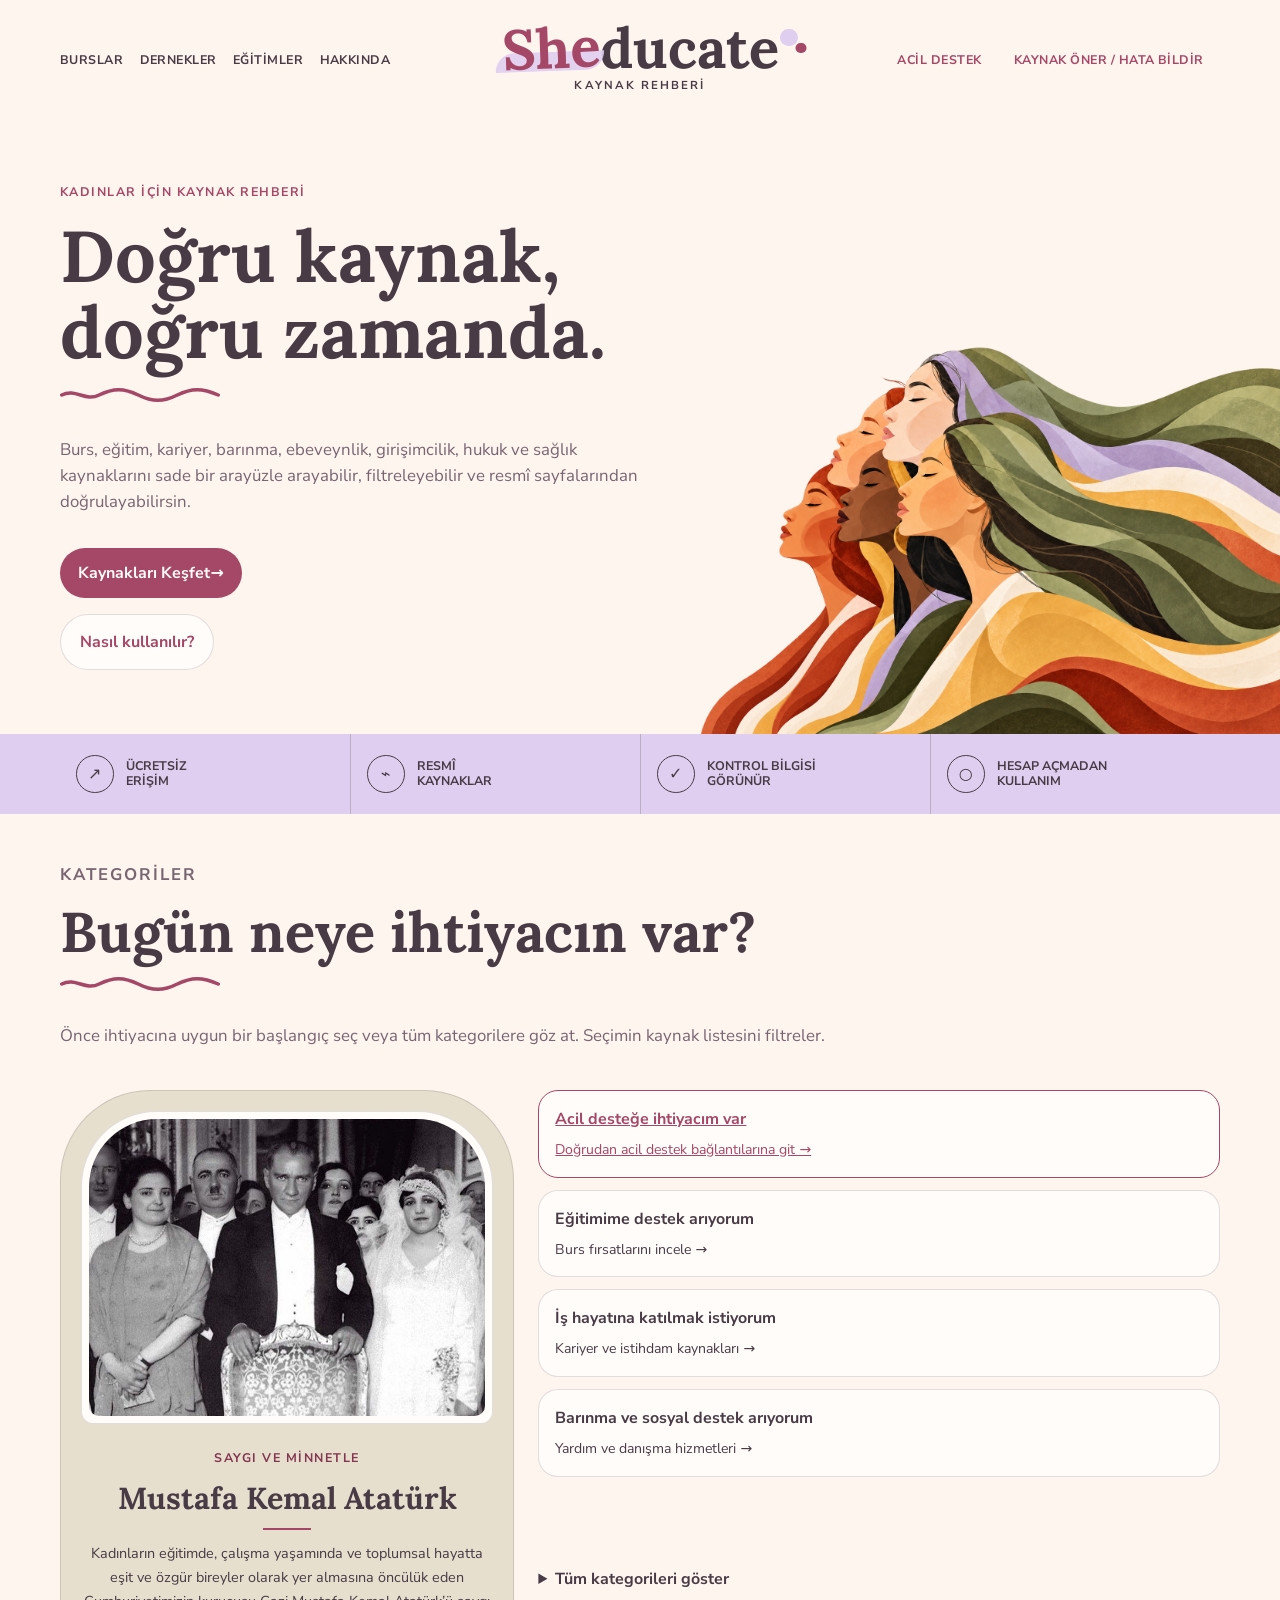
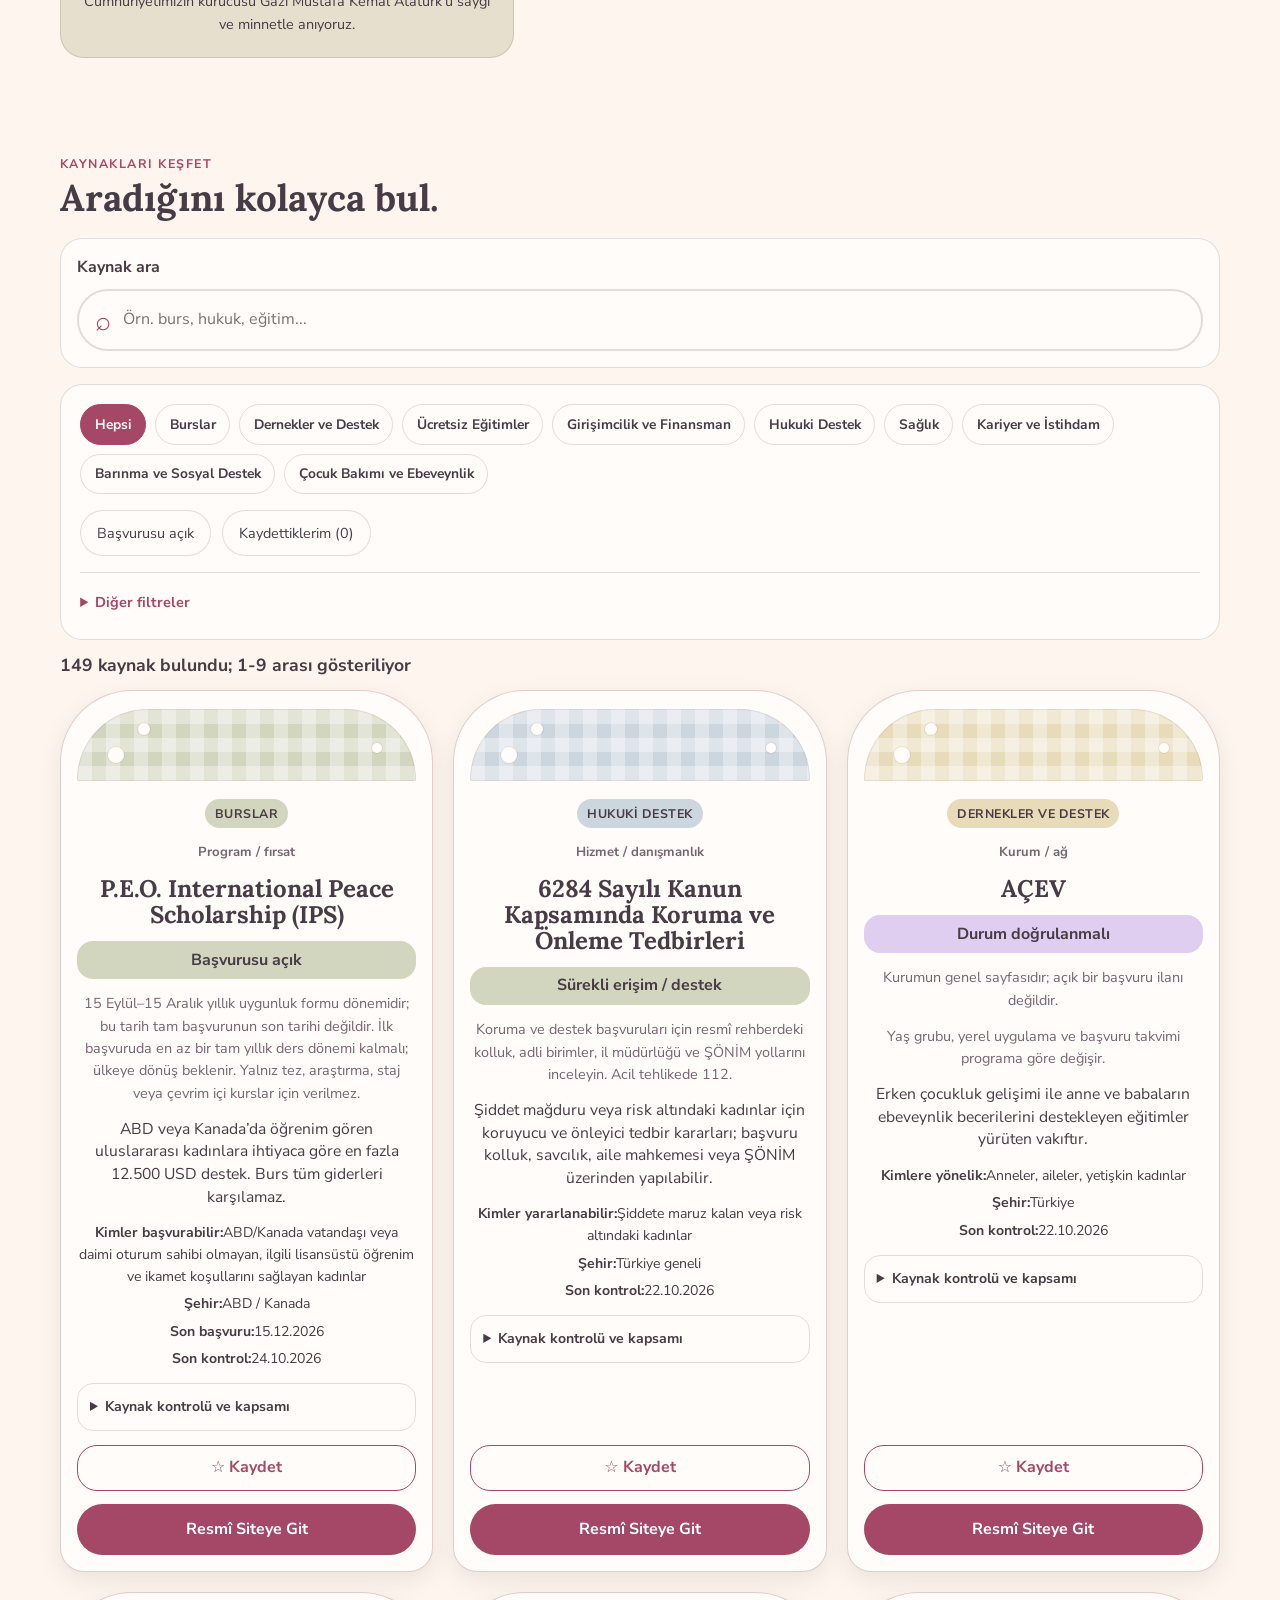
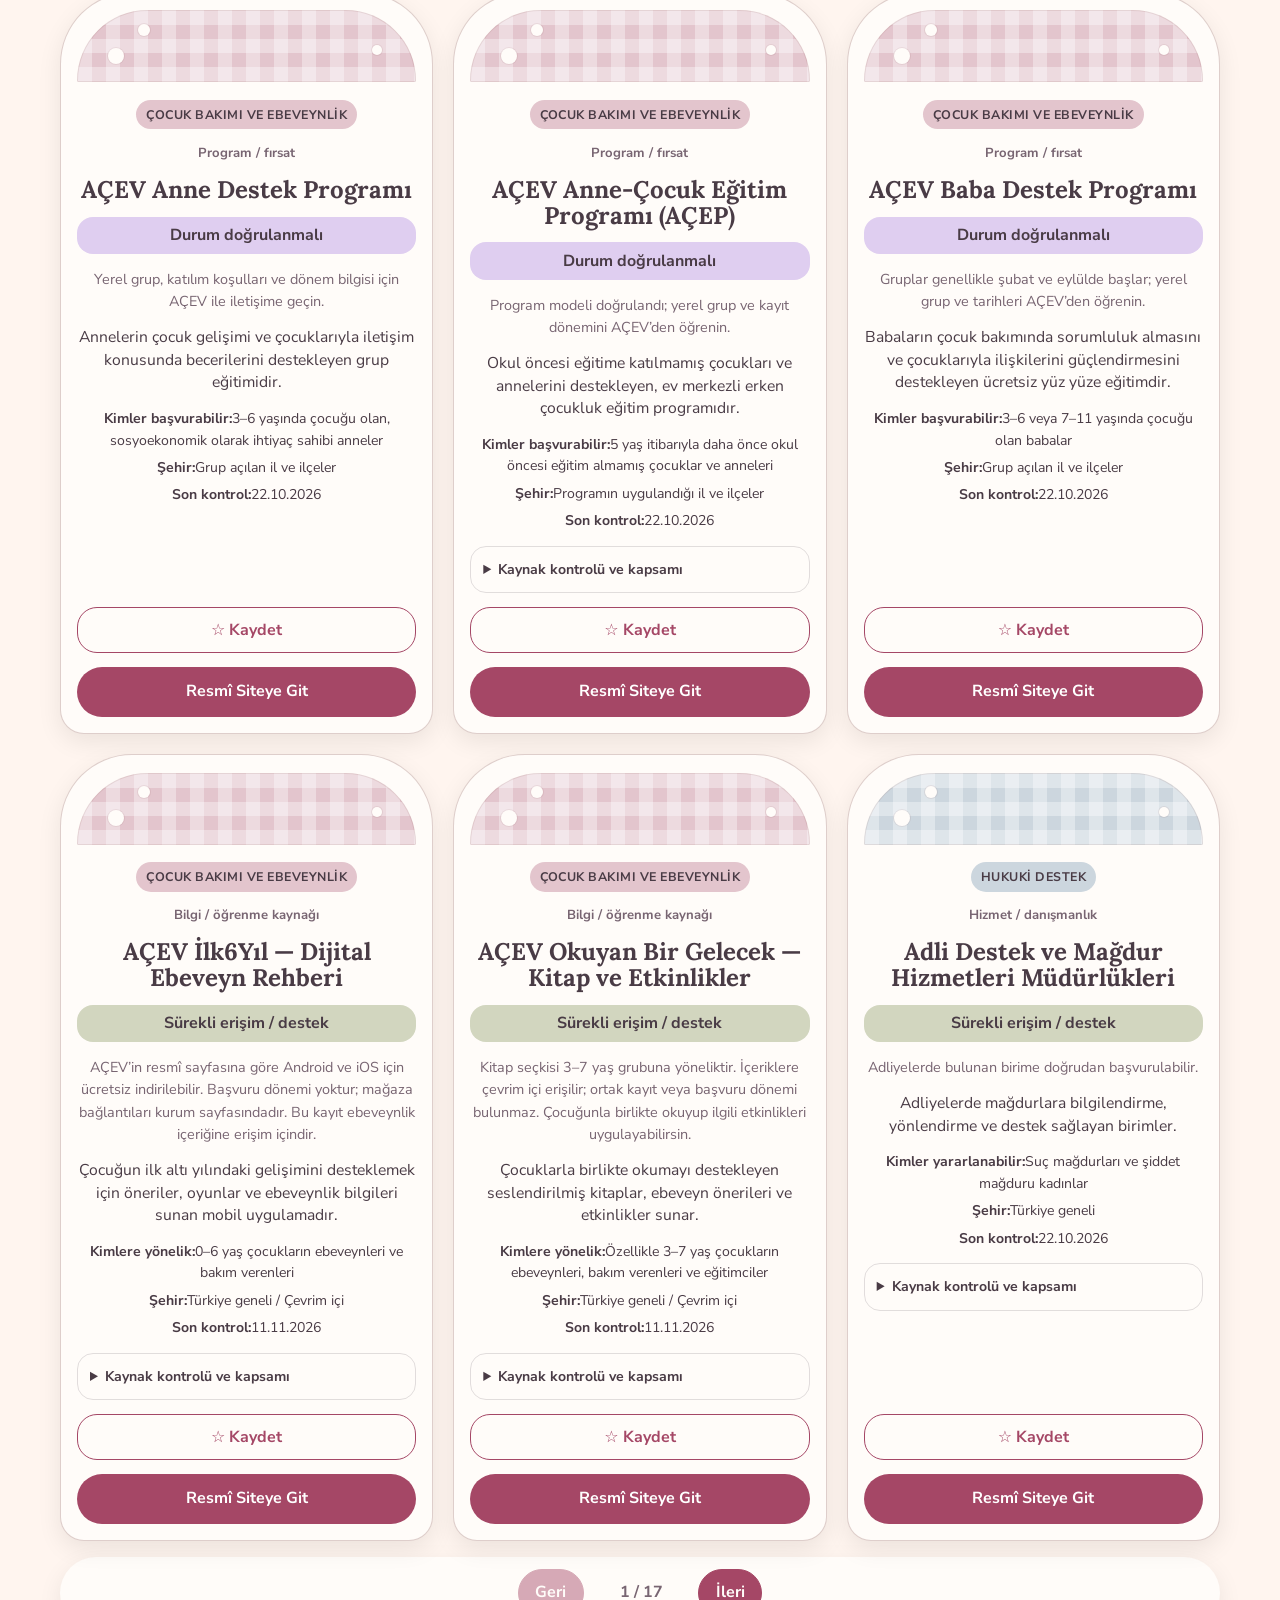
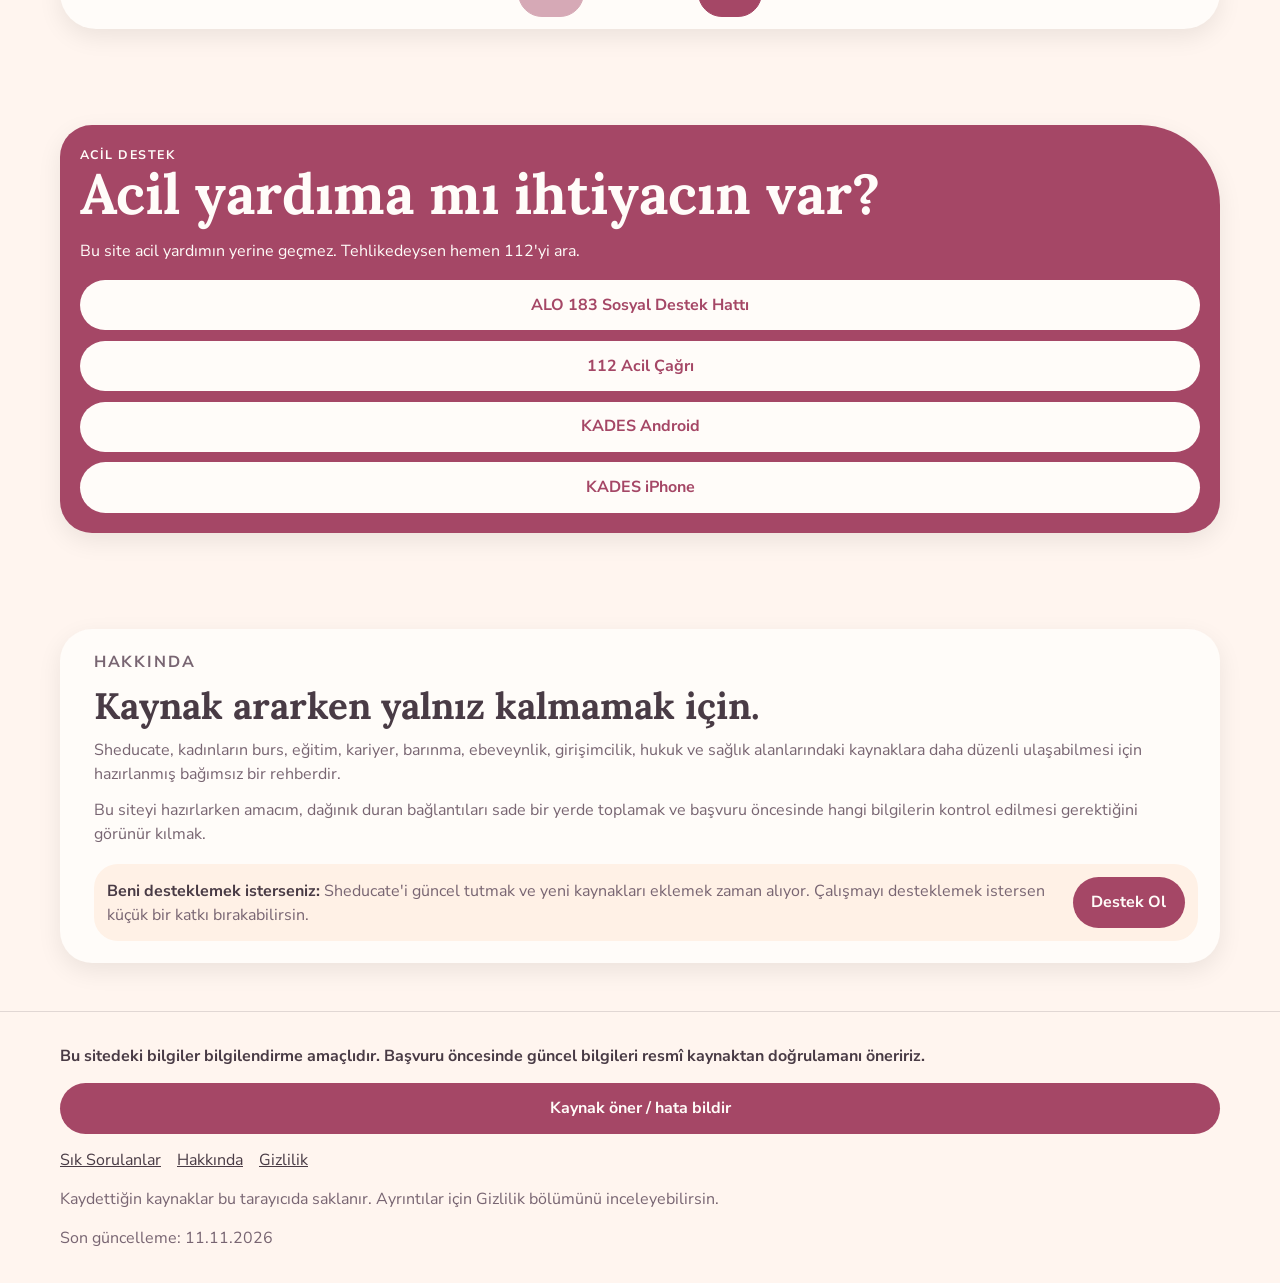
<file: index.html>
<!doctype html>
<html lang="tr">
<head>
  <meta charset="utf-8">
  <meta name="viewport" content="width=device-width, initial-scale=1">
  <meta name="color-scheme" content="light">
  <title>Sheducate | Kadınlar İçin Kaynak Rehberi</title>
  <meta name="description" content="Doğru kaynak, doğru zamanda. Türkiye’de kadınlara yönelik burs, eğitim, kariyer ve destek olanaklarını tek bir rehberde keşfet.">
  <link rel="canonical" href="https://diclecoban.github.io/ShEducate/">
  <meta property="og:type" content="website">
  <meta property="og:locale" content="tr_TR">
  <meta property="og:site_name" content="Sheducate">
  <meta property="og:title" content="Sheducate | Kadınlar İçin Kaynak Rehberi">
  <meta property="og:description" content="Doğru kaynak, doğru zamanda. Türkiye’de kadınlara yönelik burs, eğitim, kariyer ve destek olanaklarını tek bir rehberde keşfet.">
  <meta property="og:url" content="https://diclecoban.github.io/ShEducate/">
  <meta property="og:image" content="https://diclecoban.github.io/ShEducate/assets/social/sheducate-paylasim.jpg">
  <meta property="og:image:type" content="image/jpeg">
  <meta property="og:image:width" content="1200">
  <meta property="og:image:height" content="630">
  <meta property="og:image:alt" content="Pastel renkli kadın figürleri ve Sheducate: Doğru kaynak, doğru zamanda. Kadınlar için kaynak rehberi.">
  <meta name="twitter:card" content="summary_large_image">
  <meta name="twitter:title" content="Sheducate | Kadınlar İçin Kaynak Rehberi">
  <meta name="twitter:description" content="Doğru kaynak, doğru zamanda. Türkiye’de kadınlara yönelik burs, eğitim, kariyer ve destek olanaklarını tek bir rehberde keşfet.">
  <meta name="twitter:image" content="https://diclecoban.github.io/ShEducate/assets/social/sheducate-paylasim.jpg">
  <meta name="twitter:image:alt" content="Pastel renkli kadın figürleri ve Sheducate: Doğru kaynak, doğru zamanda. Kadınlar için kaynak rehberi.">
  <link rel="stylesheet" href="style.css?v=20261028-4">
</head>
<body id="sayfa-basi">
  <a class="skip-link" href="#icerik">İçeriğe geç</a>

  <dialog class="how-modal" id="nasil-kullanilir-modal" aria-labelledby="nasil-kullanilir-baslik" aria-describedby="nasil-kullanilir-aciklama">
    <section class="how-modal-card" aria-describedby="nasil-kullanilir-aciklama">
      <button class="how-modal-close" type="button" aria-label="Nasıl kullanılır penceresini kapat" data-how-close>×</button>
      <p class="eyebrow">Kullanım</p>
      <h2 id="nasil-kullanilir-baslik">Nasıl Kullanılır?</h2>
      <p id="nasil-kullanilir-aciklama">İhtiyacın olan kaynağa daha hızlı ulaşmak için kısa turu takip edebilirsin.</p>
      <div class="how-slider" aria-live="polite">
        <article class="how-slide is-active" data-how-slide>
          <div class="how-visual category-demo" aria-hidden="true">
            <div class="demo-browser"><span></span><span></span><span></span></div>
            <div class="demo-category-grid">
              <div>Burslar</div>
              <div class="is-pointed">Eğitimler</div>
              <div>Hukuki</div>
              <div>Sağlık</div>
            </div>
            <b class="tap-marker">Tıkla</b>
          </div>
          <div class="how-copy">
            <span class="how-count">1 / 3</span>
            <h3>Kategori seç</h3>
            <p>Burs, eğitim, kariyer, barınma, ebeveynlik, hukuk, sağlık veya destek alanlarından sana uygun olanı seç.</p>
          </div>
        </article>
        <article class="how-slide" data-how-slide>
          <div class="how-visual search-demo" aria-hidden="true">
            <div class="demo-search">⌕ burs, hukuk, eğitim...</div>
            <div class="demo-filters">
              <span>Hepsi</span><span class="is-pointed">Burslar</span><span>Sağlık</span>
            </div>
            <div class="demo-card">
              <strong>Kaynak kartı</strong>
              <p>Kimler başvurabilir</p>
              <p>Son kontrol tarihi</p>
            </div>
            <b class="tap-marker">Filtrele</b>
          </div>
          <div class="how-copy">
            <span class="how-count">2 / 3</span>
            <h3>Arama ve kartları incele</h3>
            <p>Arama kutusunu ve filtreleri kullan; karttaki başvuru, şehir ve kontrol bilgilerine bak.</p>
          </div>
        </article>
        <article class="how-slide" data-how-slide>
          <div class="how-visual verify-demo" aria-hidden="true">
            <div class="demo-card large">
              <strong>Kaynak adı</strong>
              <p>Son başvuru ve son kontrol bilgisi</p>
              <button type="button" tabindex="-1">Resmî Siteye Git</button>
            </div>
            <b class="tap-marker">Doğrula</b>
          </div>
          <div class="how-copy">
            <span class="how-count">3 / 3</span>
            <h3>Resmî siteden doğrula</h3>
            <p>Başvuru yapmadan önce bilgileri kurumun kendi sayfasından kontrol edebilirsin.</p>
          </div>
        </article>
      </div>
      <div class="how-dots" aria-label="Tur adımları">
        <button class="is-active" type="button" aria-label="1. adımı göster" data-how-dot="0"></button>
        <button type="button" aria-label="2. adımı göster" data-how-dot="1"></button>
        <button type="button" aria-label="3. adımı göster" data-how-dot="2"></button>
      </div>
      <div class="how-footer">
        <div class="how-actions">
          <button class="how-secondary-button" type="button" data-how-prev>Geri</button>
          <button class="how-start-button" type="button" data-how-next>İleri</button>
        </div>
      </div>
    </section>
  </dialog>

  <header class="site-header">
    <nav class="site-nav container" aria-label="Ana menü">
      <div class="nav-left" id="ana-menu">
        <a href="#kategori-bolumu">Burslar</a>
        <a href="#kategori-bolumu">Dernekler</a>
        <a href="#kategori-bolumu">Eğitimler</a>
        <a href="#hakkinda">Hakkında</a>
      </div>
      <a class="site-logo" href="#sayfa-basi" aria-label="Sheducate ana sayfa">
        <span class="logo-main"><span class="logo-she">She</span>ducate</span>
        <span class="logo-sub">Kaynak Rehberi</span>
        <span class="logo-bubble" aria-hidden="true"></span>
      </a>
      <div class="nav-right">
        <a class="quick-emergency" href="#acil-destek-baslik">Acil destek</a>
        <a class="nav-action" href="https://docs.google.com/forms/d/e/1FAIpQLScZE1o7QHsCEDeXcBZ9As0BUNAsLUVEuC0Q5bnb1r0lm6Rl1A/viewform?usp=publish-editor" target="_blank" rel="noopener noreferrer">Kaynak Öner / Hata Bildir</a>
        <button class="menu-toggle" type="button" aria-controls="ana-menu" aria-expanded="false">Menü</button>
      </div>
    </nav>

    <section class="hero container" aria-labelledby="hero-baslik">
      <div class="hero-copy">
        <p class="eyebrow">Kadınlar için kaynak rehberi</p>
        <h1 id="hero-baslik">Doğru kaynak, doğru zamanda.</h1>
        <svg class="squiggle" viewBox="0 0 180 18" aria-hidden="true" focusable="false">
          <path d="M2 9 C18 1, 28 17, 44 9 S72 1, 88 9 S116 17, 132 9 S160 1, 178 9" />
        </svg>
        <p class="lead">Burs, eğitim, kariyer, barınma, ebeveynlik, girişimcilik, hukuk ve sağlık kaynaklarını sade bir arayüzle arayabilir, filtreleyebilir ve resmî sayfalarından doğrulayabilirsin.</p>
        <a class="hero-button" href="#kaynak-arama">Kaynakları Keşfet <span aria-hidden="true">→</span></a>
        <button type="button" class="how-secondary-button" data-how-open aria-haspopup="dialog" aria-controls="nasil-kullanilir-modal">Nasıl kullanılır?</button>
      </div>

      <div class="hero-art" aria-hidden="true">
        <img class="hero-women" src="assets/illustrations/hero-kadin-dalgalari-v2.png" alt="" width="1536" height="1024" fetchpriority="high" decoding="async">
      </div>
    </section>
  </header>

  <main id="icerik">
    <section class="feature-strip" aria-label="Rehber özellikleri">
      <div class="container feature-inner">
        <div><span aria-hidden="true">↗</span><strong>Ücretsiz<br>Erişim</strong></div>
        <div><span aria-hidden="true">⌁</span><strong>Resmî<br>Kaynaklar</strong></div>
        <div><span aria-hidden="true">✓</span><strong>Kontrol Bilgisi<br>Görünür</strong></div>
        <div><span aria-hidden="true">○</span><strong>Hesap Açmadan<br>Kullanım</strong></div>
      </div>
    </section>

    <section id="kategori-bolumu" class="category-section category-with-tribute container" aria-labelledby="kategori-baslik">
      <div class="section-copy">
        <p class="eyebrow">Kategoriler</p>
        <h2 id="kategori-baslik">Bugün neye ihtiyacın var?</h2>
        <svg class="squiggle" viewBox="0 0 180 18" aria-hidden="true" focusable="false">
          <path d="M2 9 C18 1, 28 17, 44 9 S72 1, 88 9 S116 17, 132 9 S160 1, 178 9" />
        </svg>
        <p>Önce ihtiyacına uygun bir başlangıç seç veya tüm kategorilere göz at. Seçimin kaynak listesini filtreler.</p>
      </div>

    <section class="tribute-section" aria-labelledby="ataturk-tesekkur-baslik">
      <div class="ataturk-tribute" aria-labelledby="ataturk-tesekkur-baslik">
        <div class="tribute-photo-frame">
          <img class="tribute-photo" src="assets/photos/ataturk-tarihi-fotograf.jpg" alt="Mustafa Kemal Atatürk’ün, çevresindeki kişilerle birlikte yer aldığı tarihî siyah-beyaz fotoğraf." width="720" height="886" loading="lazy" decoding="async">
        </div>
        <div class="tribute-copy">
          <p class="eyebrow">Saygı ve minnetle</p>
          <h3 id="ataturk-tesekkur-baslik">Mustafa Kemal Atatürk</h3>
          <span class="tribute-divider" aria-hidden="true"></span>
          <p>Kadınların eğitimde, çalışma yaşamında ve toplumsal hayatta eşit ve özgür bireyler olarak yer almasına öncülük eden Cumhuriyetimizin kurucusu Gazi Mustafa Kemal Atatürk’ü saygı ve minnetle anıyoruz.</p>
        </div>
      </div>
    </section>

      <div class="need-start" aria-label="İhtiyacına göre başla">
        <a class="need-urgent" href="#acil-destek-baslik">Acil desteğe ihtiyacım var <span>Doğrudan acil destek bağlantılarına git →</span></a>
        <button type="button" data-start-category="burslar">Eğitimime destek arıyorum <span>Burs fırsatlarını incele →</span></button>
        <button type="button" data-start-category="kariyer">İş hayatına katılmak istiyorum <span>Kariyer ve istihdam kaynakları →</span></button>
        <button type="button" data-start-category="barinma">Barınma ve sosyal destek arıyorum <span>Yardım ve danışma hizmetleri →</span></button>
      </div>
      <details class="all-categories">
        <summary>Tüm kategorileri göster</summary>
      <div class="category-cards" aria-label="Kategori kartları">
        <button class="category-card" type="button" data-category-card="burslar"><span aria-hidden="true">✦</span><strong>Burslar</strong><small>Öğrenci destekleri</small><b aria-hidden="true">+</b></button>
        <button class="category-card" type="button" data-category-card="dernekler"><span aria-hidden="true">◇</span><strong>Dernekler</strong><small>Dayanışma ve destek</small><b aria-hidden="true">+</b></button>
        <button class="category-card" type="button" data-category-card="egitimler"><span aria-hidden="true">⌁</span><strong>Eğitimler</strong><small>Ücretsiz öğrenme</small><b aria-hidden="true">+</b></button>
        <button class="category-card" type="button" data-category-card="girisimcilik"><span aria-hidden="true">↗</span><strong>Girişimcilik</strong><small>Finansman ve hibe</small><b aria-hidden="true">+</b></button>
        <button class="category-card" type="button" data-category-card="hukuki"><span aria-hidden="true">✓</span><strong>Hukuki</strong><small>Hak ve danışma</small><b aria-hidden="true">+</b></button>
        <button class="category-card" type="button" data-category-card="saglik"><span aria-hidden="true">○</span><strong>Sağlık</strong><small>Bilgi ve yönlendirme</small><b aria-hidden="true">+</b></button>
        <button class="category-card" type="button" data-category-card="kariyer"><span aria-hidden="true">↗</span><strong>Kariyer ve İstihdam</strong><small>İşe dönüş ve danışmanlık</small><b aria-hidden="true">+</b></button>
        <button class="category-card" type="button" data-category-card="barinma"><span aria-hidden="true">⌂</span><strong>Barınma ve Sosyal Destek</strong><small>Konut ve aile destekleri</small><b aria-hidden="true">+</b></button>
        <button class="category-card" type="button" data-category-card="ebeveynlik"><span aria-hidden="true">♡</span><strong>Çocuk Bakımı ve Ebeveynlik</strong><small>Kreş ve ebeveyn programları</small><b aria-hidden="true">+</b></button>
      </div>
      </details>
    </section>

    <section id="kaynak-arama" class="resource-section container" aria-label="Arama ve kaynak listesi">
      <div class="filter-heading">
        <p class="eyebrow">Kaynakları keşfet</p>
        <h2>Aradığını kolayca bul.</h2>
      </div>
      <form class="search-box" id="arama-formu" role="search">
        <label for="arama">Kaynak ara</label>
        <div class="search-field">
          <span aria-hidden="true">⌕</span>
          <input id="arama" type="search" enterkeyhint="search" placeholder="Örn. burs, hukuk, eğitim..." autocomplete="off">
        </div>
      </form>

      <div class="controls">
        <div class="filter-row" id="kategori-filtreleri" role="group" aria-label="Kategori filtreleri">
          <button type="button" class="filter-button is-active" data-category="hepsi" aria-pressed="true">Hepsi</button>
          <button type="button" class="filter-button" data-category="burslar" aria-pressed="false">Burslar</button>
          <button type="button" class="filter-button" data-category="dernekler" aria-pressed="false">Dernekler ve Destek</button>
          <button type="button" class="filter-button" data-category="egitimler" aria-pressed="false">Ücretsiz Eğitimler</button>
          <button type="button" class="filter-button" data-category="girisimcilik" aria-pressed="false">Girişimcilik ve Finansman</button>
          <button type="button" class="filter-button" data-category="hukuki" aria-pressed="false">Hukuki Destek</button>
          <button type="button" class="filter-button" data-category="saglik" aria-pressed="false">Sağlık</button>
          <button type="button" class="filter-button" data-category="kariyer" aria-pressed="false">Kariyer ve İstihdam</button>
          <button type="button" class="filter-button" data-category="barinma" aria-pressed="false">Barınma ve Sosyal Destek</button>
          <button type="button" class="filter-button" data-category="ebeveynlik" aria-pressed="false">Çocuk Bakımı ve Ebeveynlik</button>
        </div>
        <div class="quick-row" role="group" aria-label="Hızlı filtreler">
          <button type="button" class="quick-choice" data-quick="open" aria-pressed="false">Başvurusu açık</button>
          <button type="button" class="quick-choice" data-quick="saved" aria-pressed="false">Kaydettiklerim (<span id="hizli-kayit-sayisi">0</span>)</button>
        </div>
        <details class="filter-extra">
          <summary>Diğer filtreler</summary>
          <div class="filter-extra-content">

        <div class="detail-filters">
          <label for="sehir-filtre">Şehir / erişim
            <select id="sehir-filtre">
              <option value="hepsi">Tüm konumlar</option>
              <option value="ulke">Türkiye geneli</option>
              <option value="online">Çevrim içi</option>
            </select>
          </label>
          <label for="kaynak-turu">Kaynak türü
            <select id="kaynak-turu" aria-describedby="kaynak-turu-aciklama">
              <option value="hepsi">Tüm kaynak türleri</option>
              <option value="program">Program / fırsat</option>
              <option value="kurum">Kurum / ağ</option>
              <option value="hizmet">Hizmet / danışmanlık</option>
              <option value="bilgi">Bilgi / öğrenme kaynağı</option>
            </select>
          </label>
          <label for="basvuru-durumu">Başvuru / erişim durumu
            <select id="basvuru-durumu">
              <option value="hepsi">Tüm durumlar</option>
              <option value="acik">Başvurusu açık</option>
              <option value="surekli">Sürekli erişim / destek</option>
              <option value="kapali">Başvurusu kapalı</option>
              <option value="belirsiz">Durum doğrulanmalı</option>
            </select>
          </label>

        </div>
        <label class="expired-toggle">
          <input id="kaydedilenler-filtre" type="checkbox">
          <span>Yalnızca kaydettiklerim (<span id="kayit-sayisi">0</span>)</span>
        </label>
        <label class="expired-toggle">
          <input id="suresi-gecenleri-goster" type="checkbox">
          <span>Kapalı / süresi geçen başvuruları da göster</span>
        </label>

            <p class="resource-type-help" id="kaynak-turu-aciklama">Program / fırsat belirli bir desteği, kurum / ağ ise kuruluşun genel sayfasını gösterir. Kaynak türü, başvurunun açık olduğu anlamına gelmez.</p>
          </div>
        </details>
      </div>
        <p class="visually-hidden" id="kayit-bilgisi" role="status"></p>
      <div class="active-filter-summary" id="aktif-filtreler" hidden>
        <div class="filter-chips" id="filtre-etiketleri" aria-label="Seçili filtreler"></div>
        <button type="button" class="clear-all" id="secimleri-temizle">Seçimleri temizle</button>
      </div>

      <section class="results-head" aria-live="polite" aria-atomic="true">
        <h2 id="sonuc-sayisi" tabindex="-1">Kaynaklar yükleniyor</h2>
      </section>
      <section id="kaynak-listesi" class="resource-grid" aria-label="Kaynak listesi"></section>

      <nav id="sayfalama" class="pagination" aria-label="Kaynak listesi sayfalama" hidden>
        <button type="button" class="pagination-button" data-page-prev>Geri</button>
        <span id="sayfa-bilgisi" class="pagination-status" aria-live="polite"></span>
        <button type="button" class="pagination-button" data-page-next>İleri</button>
      </nav>
      <section id="bos-durum" class="empty-state" hidden>
        <h2>Aradığını bulamadın mı?</h2>
        <p>Filtreleri değiştirmeyi deneyebilir veya yeni bir kaynak önerebilirsin. Kaydettiğin kapalı başvurular için “Kapalı / süresi geçen başvuruları da göster” seçeneğini açabilirsin.</p>
        <button type="button" class="filter-button" id="filtreleri-sifirla">Filtreleri temizle</button>
        <!-- BURAYA GOOGLE FORMS LİNKİ -->
        <a href="https://docs.google.com/forms/d/e/1FAIpQLScZE1o7QHsCEDeXcBZ9As0BUNAsLUVEuC0Q5bnb1r0lm6Rl1A/viewform?usp=publish-editor" target="_blank" rel="noopener noreferrer" class="button-link">Kaynak öner / hata bildir</a>
      </section>
    </section>

    <section class="urgent-section container" aria-labelledby="acil-destek-baslik">
      <div class="urgent-main">
        <p class="eyebrow">Acil destek</p>
        <h2 id="acil-destek-baslik" tabindex="-1">Acil yardıma mı ihtiyacın var?</h2>
        <p>Bu site acil yardımın yerine geçmez. Tehlikedeysen hemen 112'yi ara.</p>
        <div class="urgent-actions" aria-label="Acil destek bağlantıları">
          <a href="tel:183">ALO 183 Sosyal Destek Hattı</a>
          <a href="tel:112">112 Acil Çağrı</a>
          <a href="https://play.google.com/store/apps/details?hl=tr&id=tr.gov.egm.kades" target="_blank" rel="noopener noreferrer">KADES Android</a>
          <a href="https://apps.apple.com/tr/app/kades/id1360309770" target="_blank" rel="noopener noreferrer">KADES iPhone</a>
        </div>
      </div>

    </section>

    <section id="hakkinda" class="about-section container" aria-labelledby="hakkinda-baslik">
      <div class="about-copy">
        <p class="eyebrow">Hakkında</p>
        <h2 id="hakkinda-baslik">Kaynak ararken yalnız kalmamak için.</h2>
        <p>Sheducate, kadınların burs, eğitim, kariyer, barınma, ebeveynlik, girişimcilik, hukuk ve sağlık alanlarındaki kaynaklara daha düzenli ulaşabilmesi için hazırlanmış bağımsız bir rehberdir.</p>
        <p>Bu siteyi hazırlarken amacım, dağınık duran bağlantıları sade bir yerde toplamak ve başvuru öncesinde hangi bilgilerin kontrol edilmesi gerektiğini görünür kılmak.</p>
        <div class="support-inline">
          <p><strong>Beni desteklemek isterseniz:</strong> Sheducate'i güncel tutmak ve yeni kaynakları eklemek zaman alıyor. Çalışmayı desteklemek istersen küçük bir katkı bırakabilirsin.</p>
          <a href="https://kreosus.com/diclecoban/about" target="_blank" rel="noopener noreferrer" class="button-link support-link">Destek Ol</a>
        </div>
      </div>
    </section>





  </main>

    <dialog id="kaynak-detay" class="info-dialog resource-dialog" aria-labelledby="kaynak-detay-baslik">
      <form method="dialog" class="info-dialog-close-form"><button class="info-dialog-close" aria-label="Kaynak ayrıntılarını kapat">×</button></form>
      <div id="kaynak-detay-icerik"></div>
    </dialog>

    <dialog id="sik-sorulanlar" class="info-dialog" aria-labelledby="sss-baslik">
      <form method="dialog" class="info-dialog-close-form"><button class="info-dialog-close" aria-label="Sık Sorulanlar penceresini kapat">×</button></form>
      <p class="eyebrow">Merak ettiklerin</p>
      <h2 id="sss-baslik">Sık Sorulanlar</h2>
      <div class="faq-list">
        <details><summary>Sheducate üzerinden başvuru yapabilir miyim?</summary><p>Sheducate bağımsız bir kaynak rehberidir. Başvurular, kaynak kartındaki bağlantıyla ulaşacağın ilgili kurumun kendi sitesinden yapılır. Son tarihleri, uygunluk koşullarını ve istenen belgeleri başvurmadan önce resmî kaynaktan kontrol edebilirsin.</p></details>
        <details><summary>Başvuru durumları ne anlama geliyor?</summary><p>Kaynak türü ile başvuru durumu ayrı bilgilerdir. Bir kurumun listelenmesi, açık bir başvurusu olduğu anlamına gelmez. “Başvurusu açık” güncel başvuru dönemi bulunan, “Sürekli erişim / destek” belirli bir başvuru dönemine bağlı olmayan kaynakları gösterir. “Başvurusu kapalı” dönemi sona eren kaynaklar içindir. “Durum doğrulanmalı” ise güncel başvuru durumunun kesinleştirilemediğini belirtir. Sürekli erişim etiketi, her zaman başvuru kabul edildiği veya kontenjan garantisi olduğu anlamına gelmez.</p></details>
        <details><summary>Bilgiler ne sıklıkla güncelleniyor?</summary><p>Kaynaklar için haftalık otomatik bağlantı taraması ve kontrol listesi hazırlanması planlanmıştır. Bu tarama başvuru koşullarını doğrulamaz; bilgiler resmî sayfalar elle incelendikçe güncellenir. Kurumlar koşulları ve tarihleri değiştirebilir; kaynakların son kontrol tarihleri farklılık gösterebilir. Varsa kartın ayrıntılarındaki son kontrol tarihini ve doğrulama notunu inceleyebilirsin. Başvuru öncesinde kurumun resmî sitesindeki güncel bilgileri de kontrol etmeni öneririz.</p></details>
        <details><summary>Aradığım kaynağı nasıl bulabilirim?</summary><p>Kategori seçebilir, anahtar kelimeyle arayabilir ve başvuru durumu ya da şehir / erişim filtrelerini kullanabilirsin. Şehir filtresi seçtiğin şehre özel kaynaklarla Türkiye genelindeki kaynakları birlikte gösterir. Bölgesi belirsiz kaynaklar tüm konumlarda görünür. Kapanan dönemleri incelemek için “Kapalı / süresi geçen başvuruları da göster” seçeneğini açabilirsin.</p></details>
        <details><summary>Kaydettiğim kaynaklar neden başka cihazda görünmüyor?</summary><p>Kaynaklar hesabına değil, kullandığın tarayıcıya kaydedilir. Aynı cihazda “Yalnızca kaydettiklerim” seçeneğiyle listeleyebilirsin. Tarayıcı verilerini temizlemek kayıtlarını siler; başka cihaz veya tarayıcıya otomatik aktarılmazlar.</p></details>
        <details><summary>Rehberi kullanmak ücretsiz mi?</summary><p>Sheducate rehberini kullanmak ücretsizdir. Listelenen her programın ücretsiz olduğu anlamına gelmez; ücret, kredi, geri ödeme veya diğer koşulları ilgili kurumun sitesinden inceleyebilirsin.</p></details>
        <details><summary>Hata bildirebilir veya kaynak önerebilir miyim?</summary><p>Evet. <a href="#kaynak-oner">Kaynak öner / hata bildir</a> bağlantısından formu açabilirsin. İlgili kaynağın adını, resmî bağlantısını ve düzeltilmesi gereken bilgiyi paylaşman kontrolü kolaylaştırır. Gizliliğini korumak için form üzerinden kimlik belgesi veya hassas bilgi göndermemeni rica ederiz.</p></details>
      </div>
    </dialog>
    <dialog id="gizlilik" class="info-dialog" aria-labelledby="gizlilik-baslik">
      <form method="dialog" class="info-dialog-close-form"><button class="info-dialog-close" aria-label="Gizlilik penceresini kapat">×</button></form>
      <p class="eyebrow">Verilerin hakkında</p>
      <h2 id="gizlilik-baslik">Gizlilik</h2>
      <div class="privacy-copy">
        <h3>Tarayıcında saklanan tercihler</h3>
        <p>Sheducate hesap açmanı istemez. Kaydettiğin kaynakların kimlikleri, tarayıcının yerel depolama alanında (localStorage) tutulur. Bu tercihler uygulama tarafından bir sunucuya gönderilmez. Arama ve filtre seçimlerin kalıcı olarak kaydedilmez.</p>
        <p>Bir kaynağı kayıttan çıkararak o kaydı kaldırabilirsin. Tüm kayıtları silmek için tarayıcının site verileri ayarlarından bu sitenin verilerini temizleyebilirsin. Bu işlem diğer cihazlardaki verileri etkilemez.</p>
        <h3>Çerezler ve ziyaret ölçümü</h3>
        <p>Uygulama kodunda çerez, reklam izleyicisi veya ziyaretçi analiz aracı kullanılmaz. Yazı tipleri de site dosyalarından yüklenir. Site GitHub Pages üzerinde barındırılır; barındırma sağlayıcısı erişim sırasında IP adresi gibi teknik verileri kendi hizmeti kapsamında işleyebilir. Ayrıntılar için <a href="https://docs.github.com/en/site-policy/privacy-policies/github-general-privacy-statement" target="_blank" rel="noopener noreferrer">GitHub Gizlilik Bildirimi’ni</a> inceleyebilirsin.</p>
        <h3>Formlar ve dış bağlantılar</h3>
        <p>Kaynak önerme ve hata bildirme formu Google Forms üzerinde açılır. Forma gönderdiğin bilgiler form hizmeti üzerinden iletilir; gizliliğini korumak için yalnızca bildiriminle ilgili bilgileri paylaşmanı ve hassas bilgilere yer vermemeni öneririz. Kaynakların resmî siteleri, destek bağlantıları ve diğer dış hizmetler kendi gizlilik kurallarına tabidir. Bu bağlantıları açtığında ilgili hizmetin koşullarını inceleyebilirsin.</p>
        <p>Gizlilikle ilgili bir soru veya bildirim için <a href="#kaynak-oner">Kaynak öner / hata bildir</a> formunu kullanabilirsin.</p>
      </div>
    </dialog>

  <footer class="site-footer">
    <div class="container footer-inner">
      <p class="footer-note">Bu sitedeki bilgiler bilgilendirme amaçlıdır. Başvuru öncesinde güncel bilgileri resmî kaynaktan doğrulamanı öneririz.</p>
      <!-- BURAYA GOOGLE FORMS LİNKİ -->
      <a id="kaynak-oner" href="https://docs.google.com/forms/d/e/1FAIpQLScZE1o7QHsCEDeXcBZ9As0BUNAsLUVEuC0Q5bnb1r0lm6Rl1A/viewform?usp=publish-editor" target="_blank" rel="noopener noreferrer" class="button-link">Kaynak öner / hata bildir</a>
      <nav aria-label="Alt bilgi bağlantıları">
        <a href="#sik-sorulanlar" aria-haspopup="dialog" aria-controls="sik-sorulanlar">Sık Sorulanlar</a>
        <a href="#hakkinda">Hakkında</a>
        <a href="#gizlilik" aria-haspopup="dialog" aria-controls="gizlilik">Gizlilik</a>
      </nav>
      <p>Kaydettiğin kaynaklar bu tarayıcıda saklanır. Ayrıntılar için Gizlilik bölümünü inceleyebilirsin.</p>
      <p id="site-guncelleme">Son güncelleme: 11.11.2026</p>
    </div>
  </footer>
  <script src="data.js?v=20261111-2"></script>
  <script src="script.js?v=20261028-3"></script>
</body>
</html>
</file>
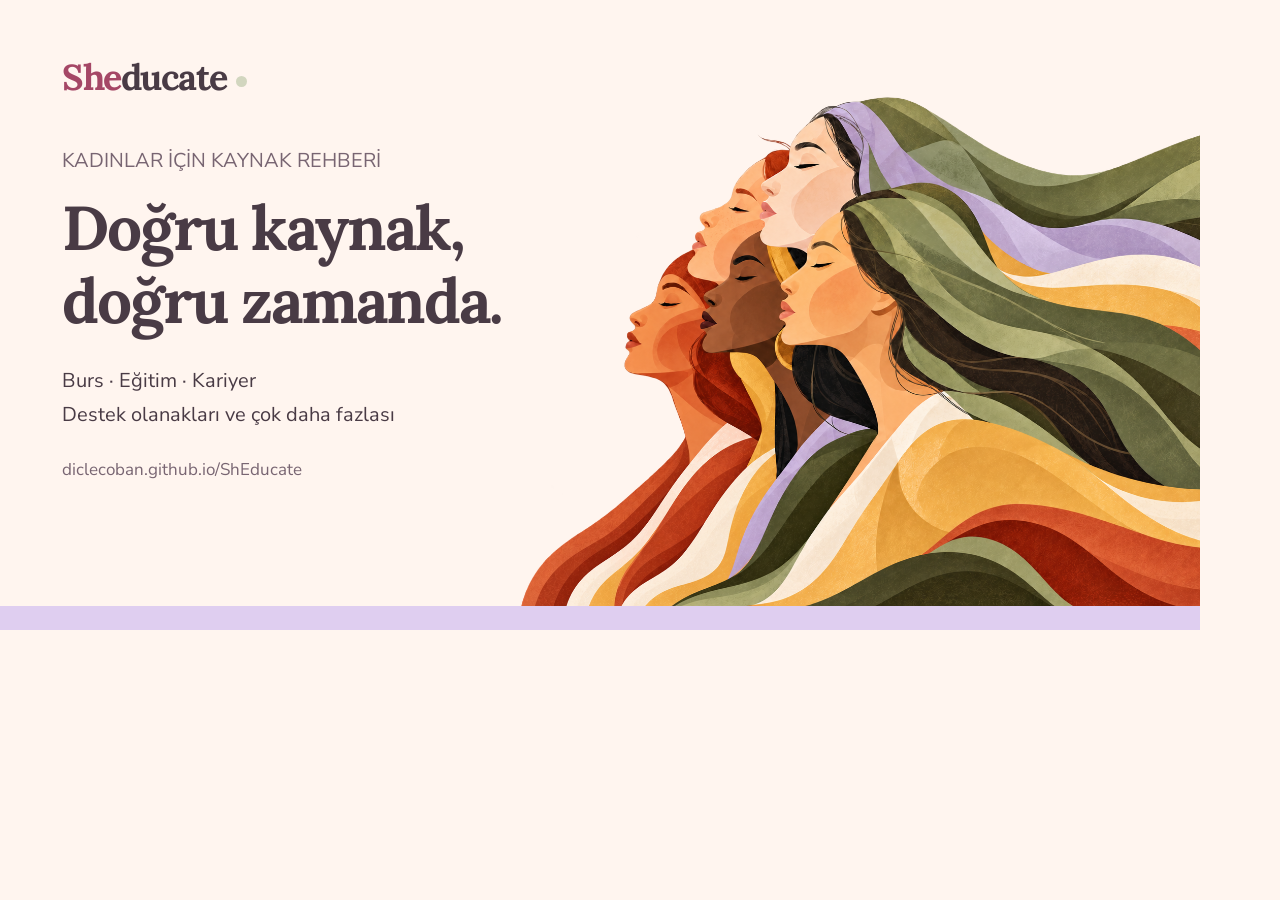
<file: assets/social/kapak.html>
<!doctype html>
<html lang="tr"><head><meta charset="utf-8"><meta name="viewport" content="width=device-width, initial-scale=1"><title>Sheducate paylaşım kapağı</title><style>
@font-face{font-family:Lora;src:url('../../fonts/alternatives/Lora/Lora.ttf');font-weight:400 700}@font-face{font-family:Nunito;src:url('../../fonts/Nunito_Sans/NunitoSans-Regular.ttf')}*{box-sizing:border-box}body{margin:0;background:#FFF5EF;color:#493B45}.cover{width:1200px;height:630px;position:relative;overflow:hidden;background:#FFF5EF}.copy{position:relative;z-index:2;padding:54px 0 0 62px;width:690px}.logo{font:700 36px Lora,serif;letter-spacing:-1.5px}.logo span{color:#A54766}.eyebrow{margin:47px 0 18px;font:20px Nunito,sans-serif;color:#786572}h1{font:700 62px/1.17 Lora,serif;letter-spacing:-2px;margin:0} .categories{font:20px/1.7 Nunito,sans-serif;margin-top:27px;width:460px}.address{font:17px Nunito,sans-serif;color:#786572;margin-top:26px}.women{position:absolute;width:780px;height:520px;object-fit:contain;right:-83px;bottom:24px}.band{position:absolute;bottom:0;width:100%;height:24px;background:#DFCEF0}.dot{display:inline-block;width:11px;height:11px;border-radius:50%;background:#D2D6BF;margin-left:9px;vertical-align:middle}
</style></head><body><main class="cover"><div class="copy"><div class="logo"><span>She</span>ducate<i class="dot"></i></div><p class="eyebrow">KADINLAR İÇİN KAYNAK REHBERİ</p><h1>Doğru kaynak,<br>doğru zamanda.</h1><p class="categories">Burs · Eğitim · Kariyer<br>Destek olanakları ve çok daha fazlası</p><p class="address">diclecoban.github.io/ShEducate</p></div><img class="women" src="../illustrations/hero-kadin-dalgalari-v2.png" alt="Pastel renklerde kadın figürleri"><div class="band"></div></main></body></html>
</file>
<file: style.css>
@import url("css/base.css?v=20261023-1");
@import url("css/header-hero.css?v=20261023-1");
@import url("css/sections-controls.css?v=20261023-3");
@import url("css/resource-cards.css?v=20261028-3");
@import url("css/support-footer.css?v=20261028-4");
@import url("css/responsive-print.css?v=20261028-3");
</file>
